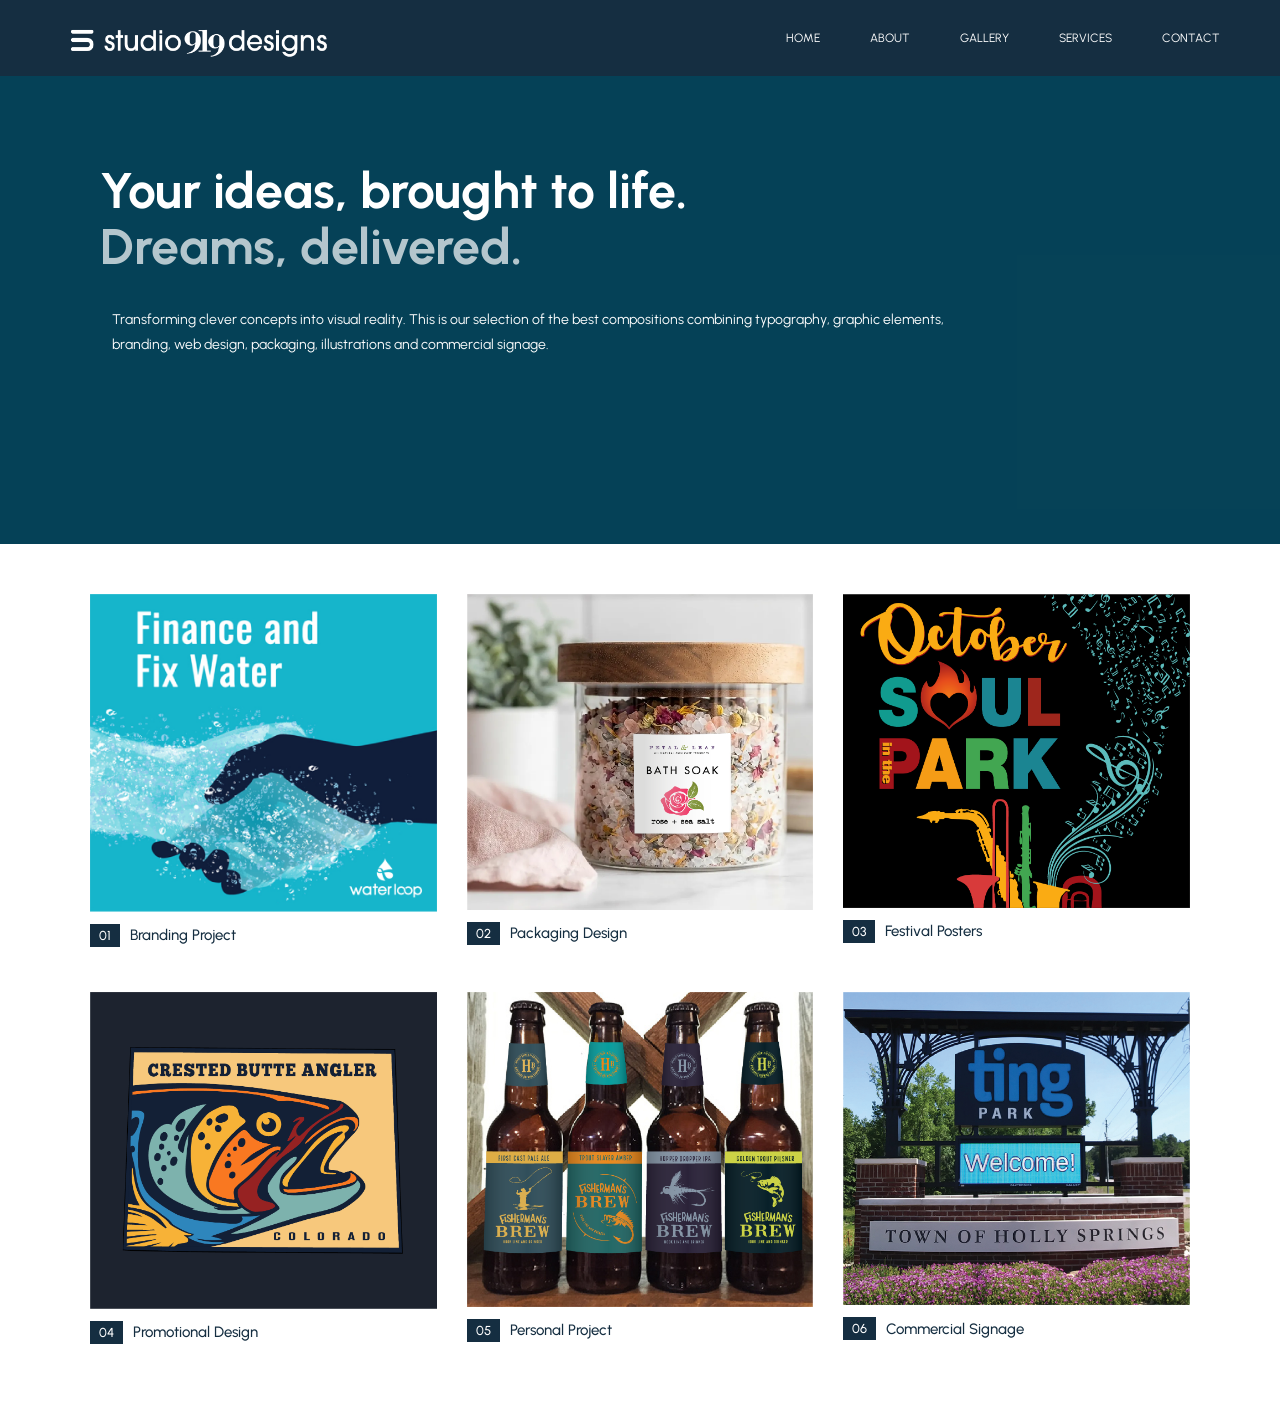
<file: index.html>
<!DOCTYPE html>
<html lang="en">
<head>
  <meta charset="UTF-8">
  <meta name="viewport" content="width=device-width, initial-scale=1.0">
 <title>Home</title>
 <link rel="stylesheet" href="./Assets/styles_main.css">

  <link rel="preconnect" href="https://fonts.googleapis.com">
  <link rel="preconnect" href="https://fonts.gstatic.com" crossorigin>
  <link href="https://fonts.googleapis.com/css2?family=Urbanist:ital,wght@0,100..900;1,100..900&display=swap" rel="stylesheet">

</head>
<body class="home-page">
  <header class="site-header">
    <a class="site-logo" href="./index.html" aria-label="Home">
      <img src="./Assets/s919d_logo.png?v=2" alt="Company Logo">
    </a>
    <nav class="site-nav" aria-label="Main navigation">
      <a href="./index.html">Home</a>
      <a href="./about.html">About</a>
      <a href="./gallery.html">Gallery</a>
      <a href="./services.html">Services</a>
      <a href="./contact.html">Contact</a>
    </nav>
  </header>

  <main id="home">
    <video class="home-video" autoplay muted loop playsinline aria-hidden="true">
      <source src="./Assets/vecteezy_smooth-teal-abstract-background-with-flowing-curves-and-soft_75763249.mp4" type="video/mp4">
    </video>
    <div>
      <h1>Your ideas, brought to life.</h1>
      <h2 class="dreams-delivered">Dreams, delivered.</h2>
      <p>Transforming clever concepts into visual reality. This is our selection of the best compositions combining typography, graphic elements, branding, web design, packaging, illustrations and commercial signage.</p>
    </div>
  </main>

<section class="gallery-grid-section" aria-label="Design portfolio">
  <div class="gallery-grid" id="gallery-grid">

<div class="gallery-card">
  <a href="#image-01">
    <img src="./Assets/Assets/Gallery Images/00-thumbnail-images/01-promo-thumb.png" alt="Branding project">
  </a>
  <div class="gallery-caption">
    <span class="gallery-number">01</span>
    <span>Branding Project</span>
  </div>
</div>

    <div class="gallery-card">
      <a href="#image-02">
        <img src="./Assets/Assets/Gallery Images/00-thumbnail-images/02-packaging-thumb.png" alt="Packaging design">
      </a>
      <div class="gallery-caption">
        <span class="gallery-number">02</span>
        <span>Packaging Design</span>
      </div>
    </div>

    <div class="gallery-card">
      <a href="#image-03">
        <img src="./Assets/Assets/Gallery Images/00-thumbnail-images/03-posters-thumb.png" alt="Festival posters">
      </a>
      <div class="gallery-caption">
        <span class="gallery-number">03</span>
        <span>Festival Posters</span>
      </div>
    </div>

    <div class="gallery-card">
      <a href="#image-04">
        <img src="./Assets/Assets/Gallery Images/00-thumbnail-images/04-promo-thumb.png" alt="Promotional design">
      </a>
      <div class="gallery-caption">
        <span class="gallery-number">04</span>
        <span>Promotional Design</span>
      </div>
    </div>

    <div class="gallery-card">
    <a href="#image-05">
     <img src="./Assets/Assets/Gallery Images/00-thumbnail-images/05-personal-thumb.png" alt="Personal project">
      </a>
      <div class="gallery-caption">
        <span class="gallery-number">05</span>
        <span>Personal Project</span>
      </div>
    </div>

    <div class="gallery-card">
      <a href="#image-06">
        <img src="./Assets/Assets/Gallery Images/00-thumbnail-images/06-signs-thumb.png" alt="Commercial signage">
      </a>
      <div class="gallery-caption">
        <span class="gallery-number">06</span>
        <span>Commercial Signage</span>
      </div>
    </div>

  </div>
</section>

<div id="image-01" class="lightbox">
  <a href="#gallery-grid" class="lightbox-close" aria-label="Close">&times;</a>
  <img src="./Assets/Assets/Gallery Images/enlarged-images/01-branding-big.png" alt="Branding Project">
</div>
  <div id="image-02" class="lightbox">
  <a href="#gallery-grid" class="lightbox-close" aria-label="Close">&times;</a>
  <img src="./Assets/Assets/Gallery Images/enlarged-images/02-packaging-big.png" alt="Packaging Design">
</div>

<div id="image-03" class="lightbox">
  <a href="#gallery-grid" class="lightbox-close" aria-label="Close">&times;</a>
  <img src="./Assets/Assets/Gallery Images/enlarged-images/03-posters-big.png" alt="Festival Posters">
</div>

<div id="image-04" class="lightbox">
  <a href="#gallery-grid" class="lightbox-close" aria-label="Close">&times;</a>
  <img src="./Assets/Assets/Gallery Images/enlarged-images/04-promo-big.png" alt="Promotional Design">
</div>

<div id="image-05" class="lightbox">
  <a href="#gallery-grid" class="lightbox-close" aria-label="Close">&times;</a>
  <img src="./Assets/Assets/Gallery Images/enlarged-images/05-personal-big.png" alt="Personal Project">
</div>

<div id="image-06" class="lightbox">
  <a href="#gallery-grid" class="lightbox-close" aria-label="Close">&times;</a>
  <img src="./Assets/Assets/Gallery Images/enlarged-images/06-signs-big.png" alt="Commercial Signage">
</div>

</body>
</html>
</file>
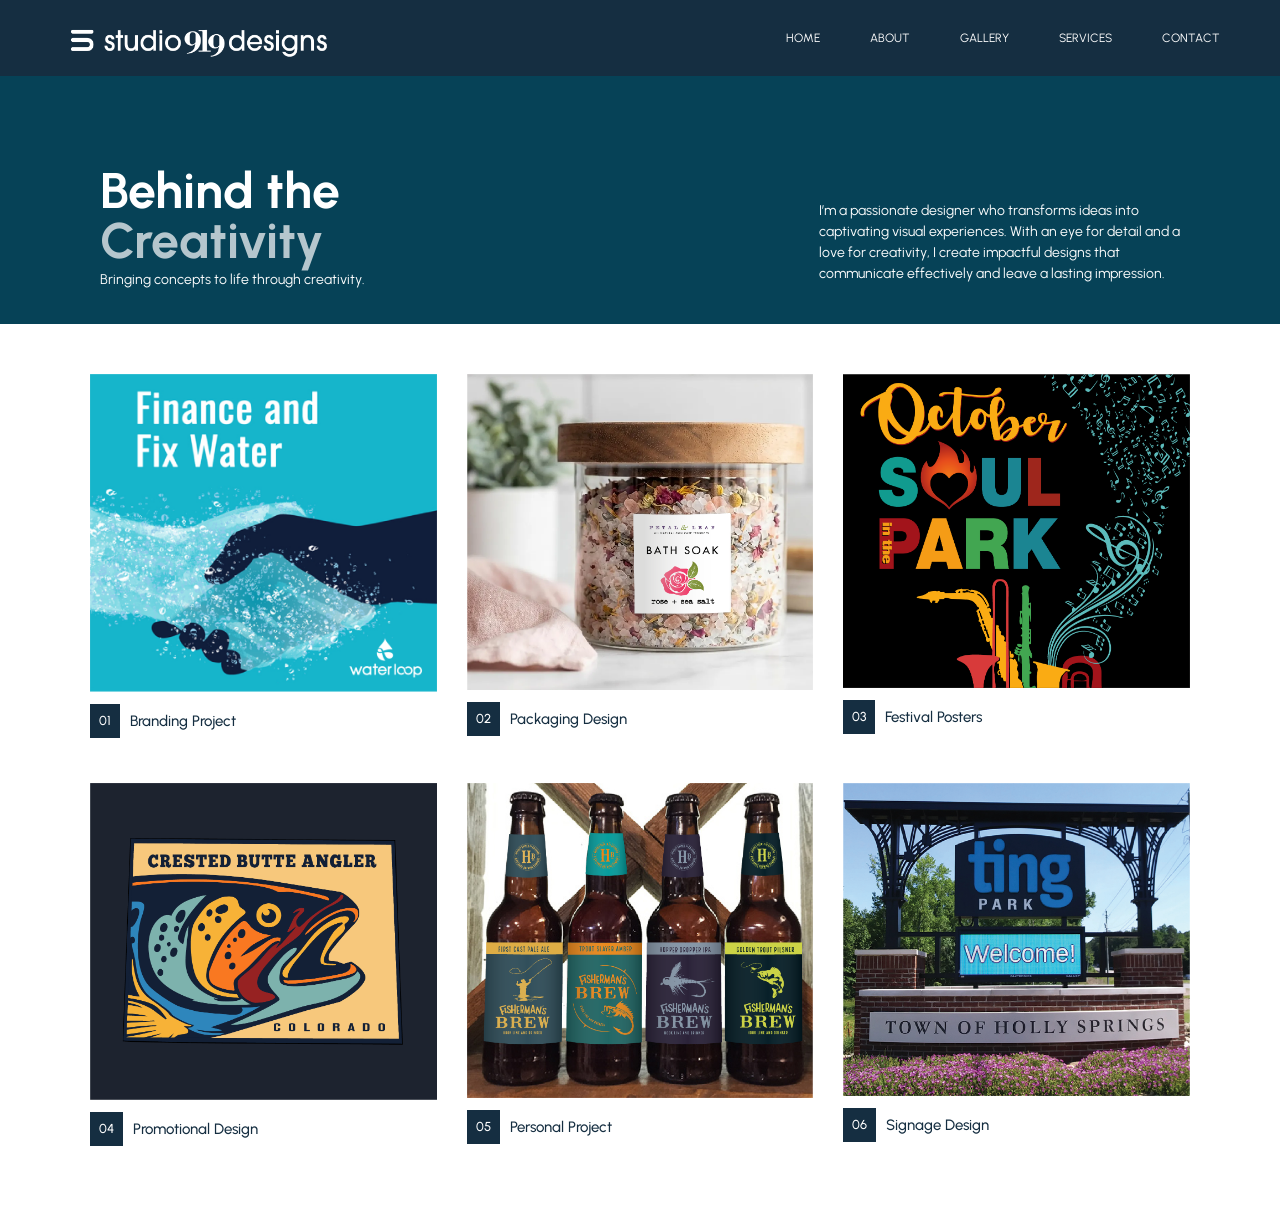
<file: about.html>
<!DOCTYPE html>
<html lang="en">
<head>
  <meta charset="UTF-8" />
  <meta name="viewport" content="width=device-width, initial-scale=1.0" />
  <title>About Us</title>
  <link rel="stylesheet" href="./Assets/styles_main.css">

  <link rel="preconnect" href="https://fonts.googleapis.com">
  <link rel="preconnect" href="https://fonts.gstatic.com" crossorigin>
  <link href="https://fonts.googleapis.com/css2?family=Urbanist:ital,wght@0,100..900;1,100..900&display=swap" rel="stylesheet">
</head>

<body class="about-page">

  <header class="site-header">
    <a class="site-logo" href="./index.html" aria-label="Home">
      <img src="./Assets/s919d_logo.png?v=2" alt="Company Logo">
    </a>

    <nav class="site-nav" aria-label="Main navigation">
      <a href="./index.html">Home</a>
      <a href="#about">About</a>
      <a href="./gallery.html">Gallery</a>
      <a href="./services.html">Services</a>
      <a href="./contact.html">Contact</a>
    </nav>
  </header>

  <main class="one-column-layout" id="about">

    <section class="home-column" aria-labelledby="home-title">

      <div class="about-content">

        <div class="about-heading">
          <h1 id="home-title">Behind the<br /><span class="designer-word">Creativity</span></h1>
          <h2>Bringing concepts to life through creativity.</h2>
        </div>

        <div class="about-side">
          <div class="about-text">
            <p class="about-copy">
              I’m a passionate designer who transforms ideas into captivating visual experiences. With an eye for detail and a love for creativity, I create impactful designs that communicate effectively and leave a lasting impression.
            </p>
          </div>
        </div>

      </div>

    </section>

    <section class="gallery-grid-section" aria-label="Design portfolio">
     <div class="gallery-grid" id="gallery-grid">

        <div class="gallery-card">
  <a href="#image-01">
    <img src="./Assets/Assets/Gallery Images/00-thumbnail-images/01-promo-thumb.png" alt="Branding project">
  </a>
  <div class="gallery-caption">
    <span class="gallery-number">01</span>
    <span>Branding Project</span>
  </div>
</div>
        <div class="gallery-card">
  <a href="#image-02">
    <img src="./Assets/Assets/Gallery Images/00-thumbnail-images/02-packaging-thumb.png" alt="Packaging design">
  </a>
  <div class="gallery-caption">
    <span class="gallery-number">02</span>
    <span>Packaging Design</span>
  </div>
</div>

       <div class="gallery-card">
  <a href="#image-03">
    <img src="./Assets/Assets/Gallery Images/00-thumbnail-images/03-posters-thumb.png" alt="Festival posters">
  </a>
  <div class="gallery-caption">
    <span class="gallery-number">03</span>
    <span>Festival Posters</span>
  </div>
</div>

        <div class="gallery-card">
  <a href="#image-04">
    <img src="./Assets/Assets/Gallery Images/00-thumbnail-images/04-promo-thumb.png" alt="Promotional design">
  </a>
  <div class="gallery-caption">
    <span class="gallery-number">04</span>
    <span>Promotional Design</span>
  </div>
</div>

        <div class="gallery-card">
  <a href="#image-05">
    <img src="./Assets/Assets/Gallery Images/00-thumbnail-images/05-personal-thumb.png" alt="Personal project">
  </a>
  <div class="gallery-caption">
    <span class="gallery-number">05</span>
    <span>Personal Project</span>
  </div>
</div>

        <div class="gallery-card">
  <a href="#image-06">
    <img src="./Assets/Assets/Gallery Images/00-thumbnail-images/06-signs-thumb.png" alt="Signage design">
  </a>
  <div class="gallery-caption">
    <span class="gallery-number">06</span>
    <span>Signage Design</span>
  </div>
</div>

      </div>
        </section>

    <!-- Image Lightboxes -->

    <div class="lightbox" id="image-01">
      <a href="#gallery-grid" class="lightbox-close">&times;</a>
      <img src="./Assets/Assets/Gallery Images/enlarged-images/01-branding-big.png" alt="Branding project">
    </div>

    <div class="lightbox" id="image-02">
      <a href="#gallery-grid" class="lightbox-close">&times;</a>
      <img src="./Assets/Assets/Gallery Images/enlarged-images/02-packaging-big.png" alt="Packaging design">
    </div>

    <div class="lightbox" id="image-03">
      <a href="#gallery-grid" class="lightbox-close">&times;</a>
      <img src="./Assets/Assets/Gallery Images/enlarged-images/03-posters-big.png" alt="Festival posters">
    </div>

    <div class="lightbox" id="image-04">
      <a href="#gallery-grid" class="lightbox-close">&times;</a>
      <img src="./Assets/Assets/Gallery Images/enlarged-images/04-promo-big.png" alt="Promotional design">
    </div>

    <div class="lightbox" id="image-05">
      <a href="#gallery-grid" class="lightbox-close">&times;</a>
      <img src="./Assets/Assets/Gallery Images/enlarged-images/05-personal-big.png" alt="Personal project">
    </div>

    <div class="lightbox" id="image-06">
      <a href="#gallery-grid" class="lightbox-close">&times;</a>
      <img src="./Assets/Assets/Gallery Images/enlarged-images/06-signs-big.png" alt="Signage design">
    </div>

  </main>

</body>
</html>
</file>
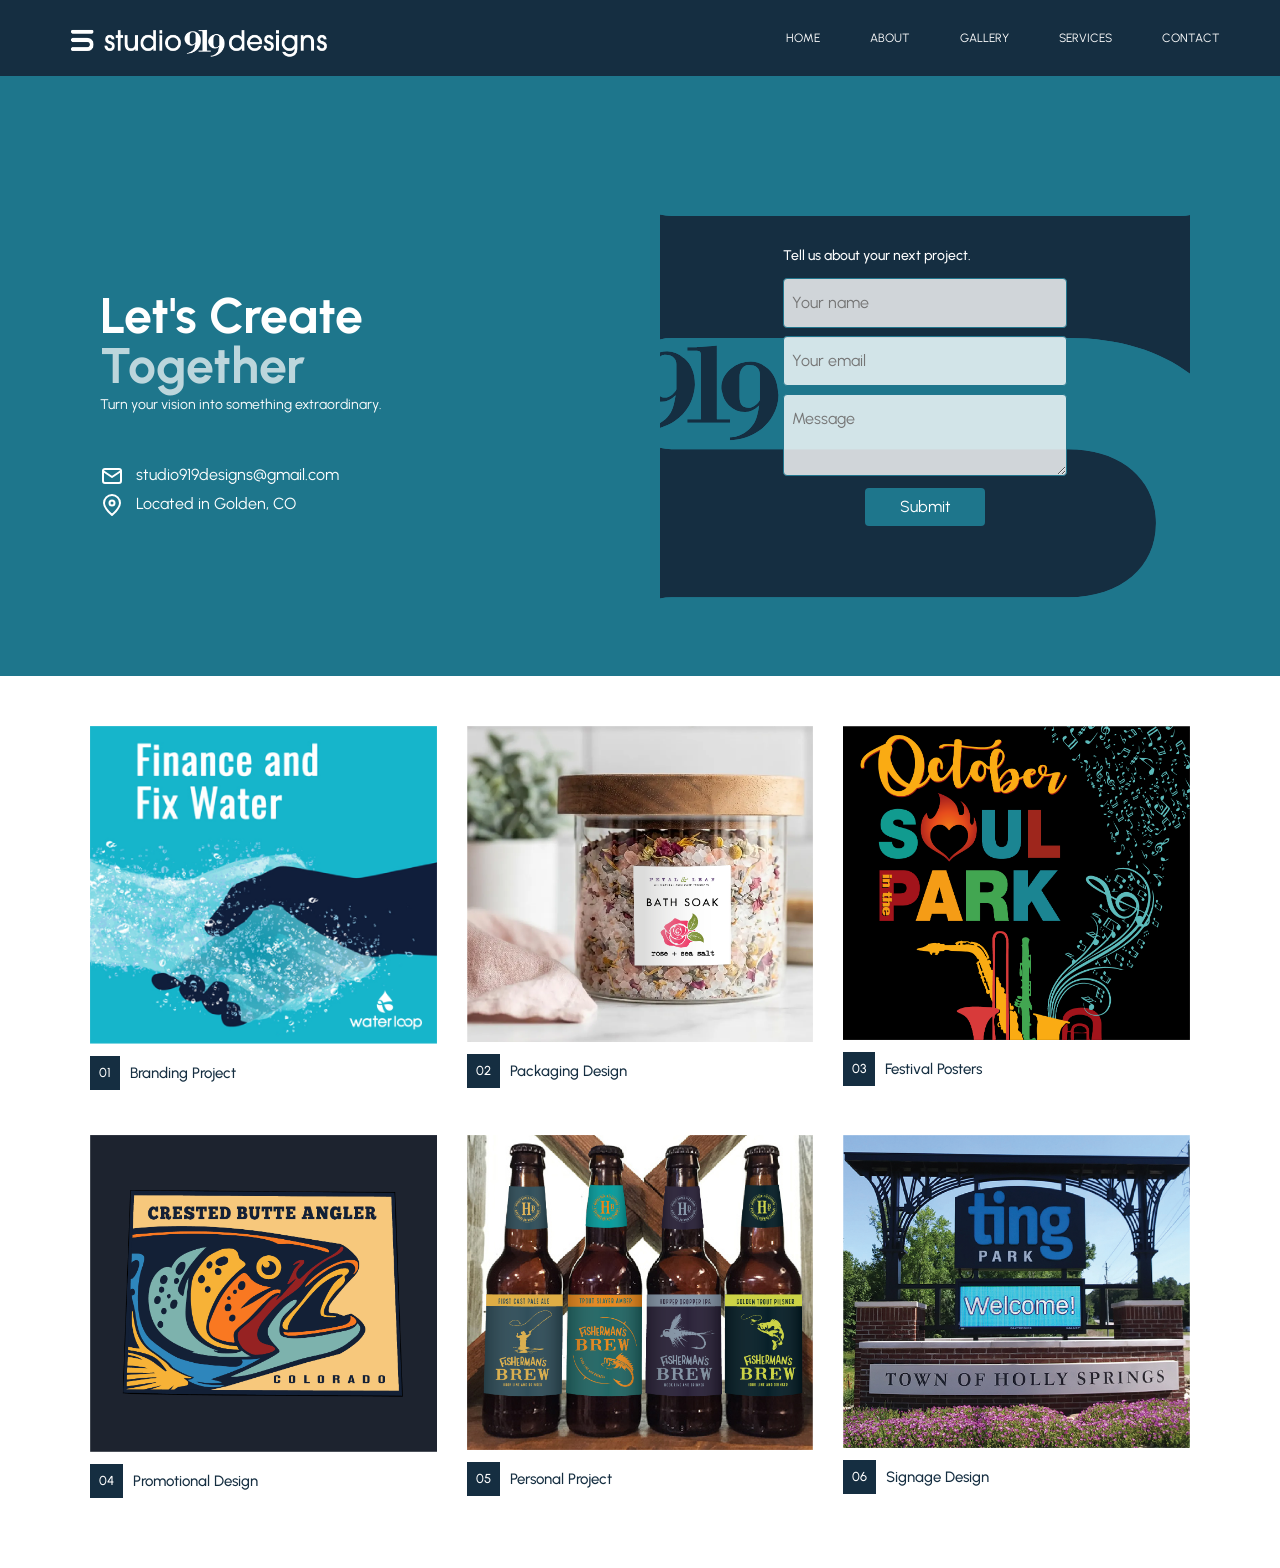
<file: contact.html>
<!DOCTYPE html>
<html lang="en">
<head>
  <meta charset="UTF-8">
  <meta name="viewport" content="width=device-width, initial-scale=1.0">
  <title>Contact</title>
  <link rel="stylesheet" href="./Assets/styles_main.css">
  <link rel="preconnect" href="https://fonts.googleapis.com">
  <link rel="preconnect" href="https://fonts.gstatic.com" crossorigin>
  <link href="https://fonts.googleapis.com/css2?family=Urbanist:ital,wght@0,100..900;1,100..900&display=swap" rel="stylesheet">
</head>
<body class="contact-page">
  <header class="site-header">
    <a class="site-logo" href="./index.html" aria-label="Home">
      <img src="./Assets/s919d_logo.png?v=2" alt="Company Logo">
    </a>
    <nav class="site-nav" aria-label="Main navigation">
      <a href="./index.html">Home</a>
      <a href="./about.html">About</a>
      <a href="./gallery.html">Gallery</a>
      <a href="./services.html">Services</a>
      <a href="./contact.html">Contact</a>
    </nav>
  </header>
  <main class="contact-layout">
    <section class="home-column" aria-labelledby="contact-title">
      <h1 id="contact-title">Let's Create<br /><span class="contact-word">Together</span></h1>
      <h2>Turn your vision into something extraordinary.</h2>
      <div class="contact-details">
  <p>
    <span class="contact-icon">
  <svg xmlns="http://www.w3.org/2000/svg"
       width="24"
       height="24"
       viewBox="0 0 24 24"
       fill="none"
       stroke="white"
       stroke-width="2"
       stroke-linecap="round"
       stroke-linejoin="round">
    <rect x="3" y="5" width="18" height="14" rx="2"/>
    <path d="m3 7 9 6 9-6"/>
  </svg>
</span>
    <a href="mailto:studio919designs@gmail.com">studio919designs@gmail.com</a>
  </p>
  <p>
  <span class="contact-icon">
    <svg xmlns="http://www.w3.org/2000/svg"
         width="24"
         height="24"
         viewBox="0 0 24 24"
         fill="none"
         stroke="white"
         stroke-width="2"
         stroke-linecap="round"
         stroke-linejoin="round">
      <path d="M20 10c0 5-8 12-8 12S4 15 4 10a8 8 0 1 1 16 0Z"/>
      <circle cx="12" cy="10" r="2.5"/>
    </svg>
  </span>
  Located in Golden, CO
</p>
</div>
    </section>
    <div class="contact-visual">
      <img class="contact-graphic" src="./Assets/contact_bkgrnd.svg" alt="Abstract teal and navy contact graphic">
        <form class="contact-form" action="https://formspree.io/f/maeopqaq" method="POST">
        <h2>Tell us about your next project.</h2>
        <input type="text" id="name" name="name" placeholder="Your name" aria-label="Your name" required>
        <input type="email" id="email" name="email" placeholder="Your email" aria-label="Your email" required>
        <textarea id="message" name="message" placeholder="Message" aria-label="Your message" required></textarea>
        <button type="submit">Submit</button>
      </form>
    </div>
  </main>
  <section class="gallery-grid-section" aria-label="Design portfolio">
  <div class="gallery-grid" id="gallery-grid">

    <div class="gallery-card">
      <a href="#image-01">
        <img src="./Assets/Assets/Gallery Images/00-thumbnail-images/01-promo-thumb.png" alt="Branding project">
      </a>
      <div class="gallery-caption">
        <span class="gallery-number">01</span>
        <span>Branding Project</span>
      </div>
    </div>

    <div class="gallery-card">
      <a href="#image-02">
        <img src="./Assets/Assets/Gallery Images/00-thumbnail-images/02-packaging-thumb.png" alt="Packaging design">
      </a>
      <div class="gallery-caption">
        <span class="gallery-number">02</span>
        <span>Packaging Design</span>
      </div>
    </div>

    <div class="gallery-card">
      <a href="#image-03">
        <img src="./Assets/Assets/Gallery Images/00-thumbnail-images/03-posters-thumb.png" alt="Festival posters">
      </a>
      <div class="gallery-caption">
        <span class="gallery-number">03</span>
        <span>Festival Posters</span>
      </div>
    </div>

    <div class="gallery-card">
      <a href="#image-04">
        <img src="./Assets/Assets/Gallery Images/00-thumbnail-images/04-promo-thumb.png" alt="Promotional design">
      </a>
      <div class="gallery-caption">
        <span class="gallery-number">04</span>
        <span>Promotional Design</span>
      </div>
    </div>

    <div class="gallery-card">
      <a href="#image-05">
        <img src="./Assets/Assets/Gallery Images/00-thumbnail-images/05-personal-thumb.png" alt="Personal project">
      </a>
      <div class="gallery-caption">
        <span class="gallery-number">05</span>
        <span>Personal Project</span>
      </div>
    </div>

    <div class="gallery-card">
      <a href="#image-06">
        <img src="./Assets/Assets/Gallery Images/00-thumbnail-images/06-signs-thumb.png" alt="Signage design">
      </a>
      <div class="gallery-caption">
        <span class="gallery-number">06</span>
        <span>Signage Design</span>
      </div>
    </div>

  </div>
</section>
  <!-- Image Lightboxes -->

<div class="lightbox" id="image-01">
  <a href="#gallery-grid" class="lightbox-close">&times;</a>
  <img src="./Assets/Assets/Gallery Images/enlarged-images/01-branding-big.png" alt="Branding project">
</div>

<div class="lightbox" id="image-02">
  <a href="#gallery-grid" class="lightbox-close">&times;</a>
  <img src="./Assets/Assets/Gallery Images/enlarged-images/02-packaging-big.png" alt="Packaging design">
</div>

<div class="lightbox" id="image-03">
  <a href="#gallery-grid" class="lightbox-close">&times;</a>
  <img src="./Assets/Assets/Gallery Images/enlarged-images/03-posters-big.png" alt="Festival posters">
</div>

<div class="lightbox" id="image-04">
  <a href="#gallery-grid" class="lightbox-close">&times;</a>
  <img src="./Assets/Assets/Gallery Images/enlarged-images/04-promo-big.png" alt="Promotional design">
</div>

<div class="lightbox" id="image-05">
  <a href="#gallery-grid" class="lightbox-close">&times;</a>
  <img src="./Assets/Assets/Gallery Images/enlarged-images/05-personal-big.png" alt="Personal project">
</div>

<div class="lightbox" id="image-06">
  <a href="#gallery-grid" class="lightbox-close">&times;</a>
  <img src="./Assets/Assets/Gallery Images/enlarged-images/06-signs-big.png" alt="Signage design">
</div>
</body>
</html>
</file>
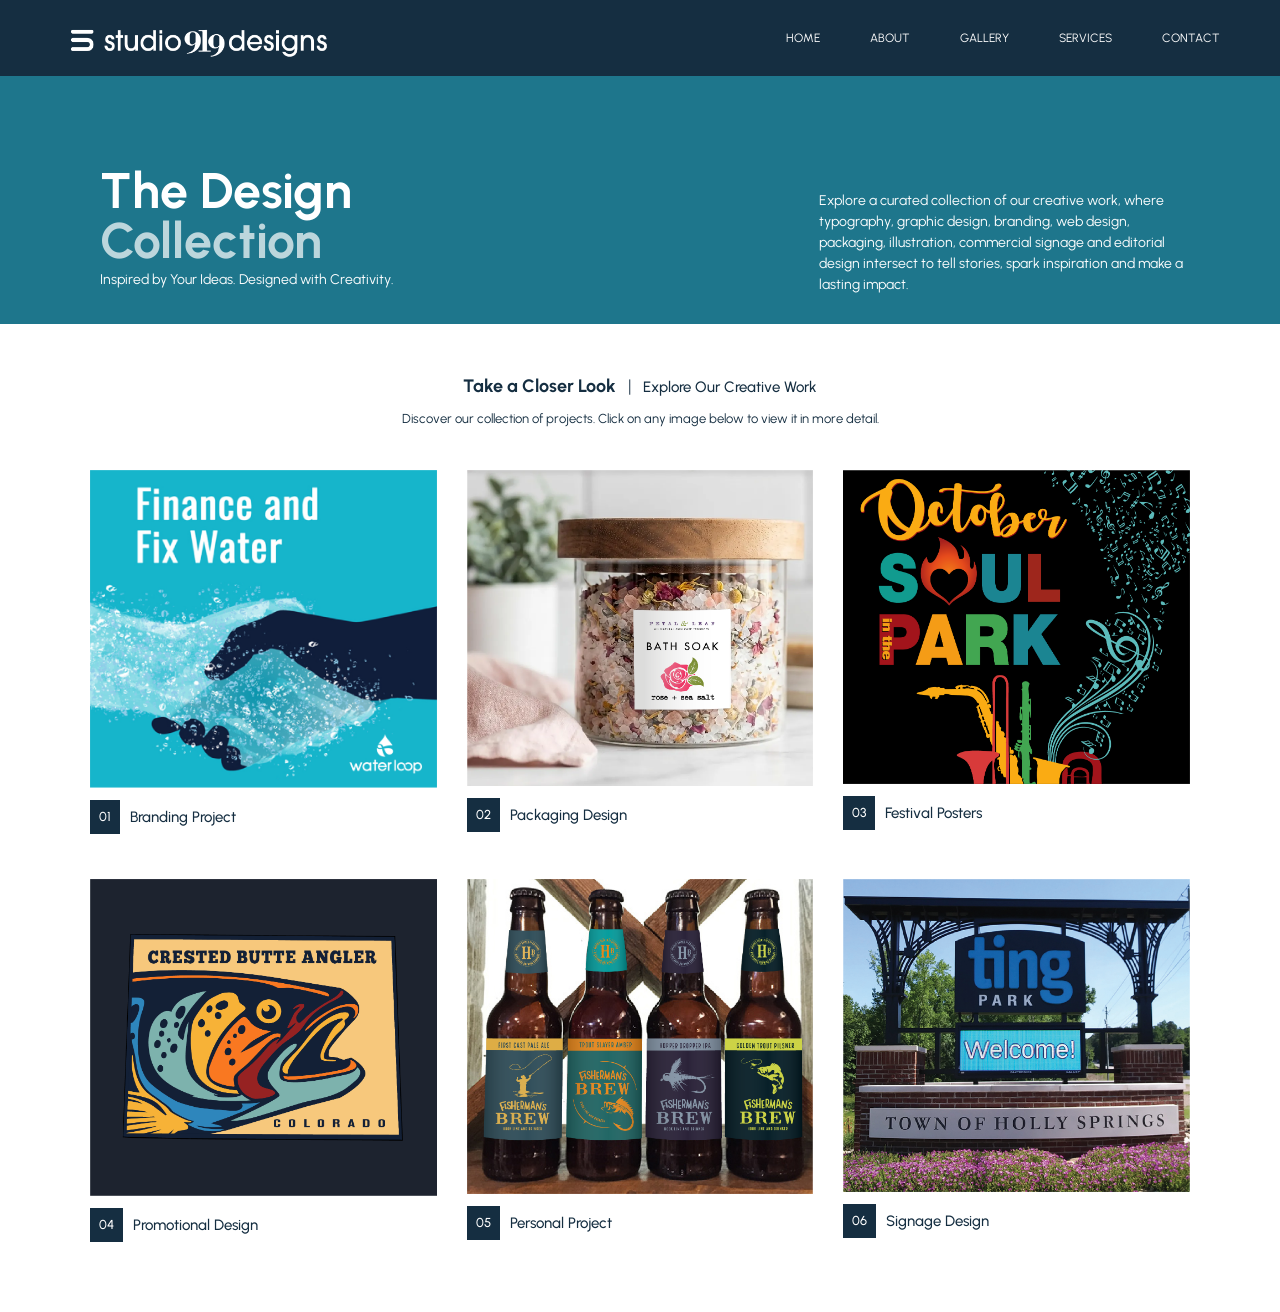
<file: gallery.html>
<!DOCTYPE html>
<html lang="en">
<head>
  <meta charset="UTF-8">
  <meta name="viewport" content="width=device-width, initial-scale=1.0">
  <title>Gallery</title>
  <link rel="stylesheet" href="./Assets/styles_main.css">
  
  <link rel="preconnect" href="https://fonts.googleapis.com">
  <link rel="preconnect" href="https://fonts.gstatic.com" crossorigin>
  <link href="https://fonts.googleapis.com/css2?family=Urbanist:ital,wght@0,100..900;1,100..900&display=swap" rel="stylesheet">
  
</head>
<body class="gallery-page">
  <header class="site-header">
    <a class="site-logo" href="./index.html" aria-label="Home">
      <img src="./Assets/s919d_logo.png?v=2" alt="Company Logo">
    </a>
    <nav class="site-nav" aria-label="Main navigation">
      <a href="./index.html">Home</a>
      <a href="./about.html">About</a>
      <a href="./gallery.html">Gallery</a>
      <a href="./services.html">Services</a>
      <a href="./contact.html">Contact</a>
    </nav>
  </header>

  <main class="gallery-layout">
    <section class="home-column" id="home" aria-labelledby="home-title">
      <h1 id="home-title">The Design<br /><span class="gallery-word">Collection</span></h1>
      <h2>Inspired by Your Ideas. Designed with Creativity.</h2>
    </section>
    <section class="gallery-column" id="gallery" aria-label="Gallery">
      <p class="gallery-copy">
        Explore a curated collection of our creative work, where typography, graphic design, 
        branding, web design, packaging, illustration, commercial signage and editorial design 
        intersect to tell stories, spark inspiration and make a lasting impact.
      </p>

    </section>
  </main>
  <section class="gallery-grid-section" aria-label="Design portfolio">

  <div class="gallery-intro">
  <h2>
    <span class="gallery-intro-main">Take a Closer Look</span>
    &nbsp; <span class="gallery-intro-divider">|</span> &nbsp;
    <span class="gallery-intro-sub">Explore Our Creative Work</span>
  </h2>
  <p>Discover our collection of projects. Click on any image below to view it in more detail.</p>
</div>

  <div class="gallery-grid" id="gallery-grid">

    <div class="gallery-card">
      <a href="#image-01">
        <img src="./Assets/Assets/Gallery Images/00-thumbnail-images/01-promo-thumb.png" alt="Branding project">
      </a>
      <div class="gallery-caption">
        <span class="gallery-number">01</span>
        <span>Branding Project</span>
      </div>
    </div>

    <div class="gallery-card">
      <a href="#image-02">
        <img src="./Assets/Assets/Gallery Images/00-thumbnail-images/02-packaging-thumb.png" alt="Packaging design">
      </a>
      <div class="gallery-caption">
        <span class="gallery-number">02</span>
        <span>Packaging Design</span>
      </div>
    </div>

    <div class="gallery-card">
      <a href="#image-03">
        <img src="./Assets/Assets/Gallery Images/00-thumbnail-images/03-posters-thumb.png" alt="Festival posters">
      </a>
      <div class="gallery-caption">
        <span class="gallery-number">03</span>
        <span>Festival Posters</span>
      </div>
    </div>

    <div class="gallery-card">
      <a href="#image-04">
        <img src="./Assets/Assets/Gallery Images/00-thumbnail-images/04-promo-thumb.png" alt="Promotional design">
      </a>
      <div class="gallery-caption">
        <span class="gallery-number">04</span>
        <span>Promotional Design</span>
      </div>
    </div>

    <div class="gallery-card">
      <a href="#image-05">
        <img src="./Assets/Assets/Gallery Images/00-thumbnail-images/05-personal-thumb.png" alt="Personal project">
      </a>
      <div class="gallery-caption">
        <span class="gallery-number">05</span>
        <span>Personal Project</span>
      </div>
    </div>

    <div class="gallery-card">
      <a href="#image-06">
        <img src="./Assets/Assets/Gallery Images/00-thumbnail-images/06-signs-thumb.png" alt="Signage design">
      </a>
      <div class="gallery-caption">
        <span class="gallery-number">06</span>
        <span>Signage Design</span>
      </div>
    </div>

  </div>
</section>
  <!-- Image Lightboxes -->

<div class="lightbox" id="image-01">
  <a href="#gallery-grid" class="lightbox-close">&times;</a>
  <img src="./Assets/Assets/Gallery Images/enlarged-images/01-branding-big.png" alt="Branding project">
</div>

<div class="lightbox" id="image-02">
  <a href="#gallery-grid" class="lightbox-close">&times;</a>
  <img src="./Assets/Assets/Gallery Images/enlarged-images/02-packaging-big.png" alt="Packaging design">
</div>

<div class="lightbox" id="image-03">
  <a href="#gallery-grid" class="lightbox-close">&times;</a>
  <img src="./Assets/Assets/Gallery Images/enlarged-images/03-posters-big.png" alt="Festival posters">
</div>

<div class="lightbox" id="image-04">
  <a href="#gallery-grid" class="lightbox-close">&times;</a>
  <img src="./Assets/Assets/Gallery Images/enlarged-images/04-promo-big.png" alt="Promotional design">
</div>

<div class="lightbox" id="image-05">
  <a href="#gallery-grid" class="lightbox-close">&times;</a>
  <img src="./Assets/Assets/Gallery Images/enlarged-images/05-personal-big.png" alt="Personal project">
</div>

<div class="lightbox" id="image-06">
  <a href="#gallery-grid" class="lightbox-close">&times;</a>
  <img src="./Assets/Assets/Gallery Images/enlarged-images/06-signs-big.png" alt="Signage design">
</div>
</body>
</html>
</file>
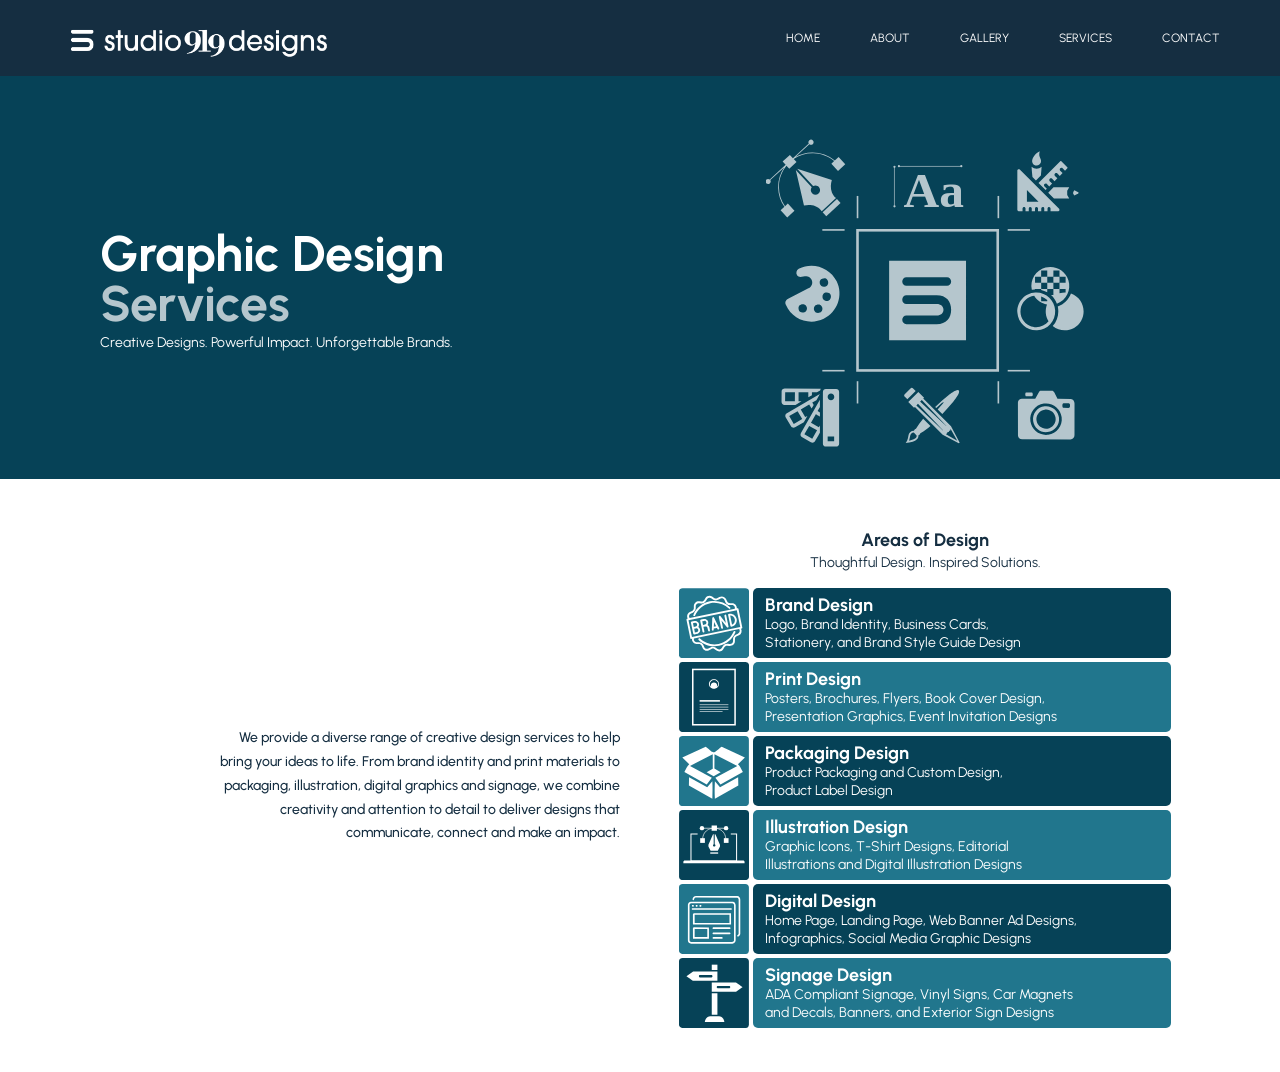
<file: services.html>
<!DOCTYPE html>
<html lang="en">
<head>
  <meta charset="UTF-8">
  <meta name="viewport" content="width=device-width, initial-scale=1.0">
  <title>Services</title>
  <link rel="stylesheet" href="./Assets/styles_main.css">
  <link rel="preconnect" href="https://fonts.googleapis.com">
  <link rel="preconnect" href="https://fonts.gstatic.com" crossorigin>
  <link href="https://fonts.googleapis.com/css2?family=Urbanist:ital,wght@0,100..900;1,100..900&display=swap" rel="stylesheet">
</head>
<body class="services-page">
  <header class="site-header">
    <a class="site-logo" href="./index.html" aria-label="Home">
      <img src="./Assets/s919d_logo.png?v=2" alt="Company Logo">
    </a>
    <nav class="site-nav" aria-label="Main navigation">
      <a href="./index.html">Home</a>
      <a href="./about.html">About</a>
      <a href="./gallery.html">Gallery</a>
      <a href="./services.html">Services</a>
      <a href="./contact.html">Contact</a>
    </nav>
  </header>
  <main class="services-layout">
    <section class="home-column" aria-labelledby="services-title">
      <h1 id="services-title">Graphic Design<br /><span class="services-word">Services</span></h1>
      <h2>Creative Designs. Powerful Impact. Unforgettable Brands.</h2>
    </section>
    <img class="services-graphic" src="./Assets/services_graphic_w.svg" alt="Graphic design services illustration">
  </main>
  <section class="services-bottom" aria-labelledby="areas-title">
    <div class="services-bottom-content">
      <p class="services-description">We provide a diverse range of creative design
        services to help bring your ideas to life. From
        brand identity and print materials to packaging,
        illustration, digital graphics and signage, we
        combine creativity and attention to detail to
        deliver designs that communicate, connect
        and make an impact.</p>
      <div class="services-table-content">
        <h2 id="areas-title">Areas of Design</h2>
        <p class="services-tagline">Thoughtful Design. Inspired Solutions.</p>
        <table class="areas-table">
          <tbody>
            <tr>
              <td class="icon-cell"><img src="./Assets/brand_icon.svg" alt="" width="64" height="64"></td>
              <td><span class="area-title">Brand Design</span><br><small>Logo, Brand Identity, Business Cards,<br>Stationery, and Brand Style Guide Design</small></td>
            </tr>
            <tr>
              <td class="icon-cell"><img src="./Assets/print_icon.svg" alt="" width="64" height="64"></td>
              <td><span class="area-title">Print Design</span><br><small>Posters, Brochures, Flyers, Book Cover Design,<br>Presentation Graphics, Event Invitation Designs</small></td>
            </tr>
            <tr>
              <td class="icon-cell"><img src="./Assets/packaging_icon.svg" alt="" width="64" height="64"></td>
              <td><span class="area-title">Packaging Design</span><br><small>Product Packaging and Custom Design,<br>Product Label Design</small></td>
            </tr>
            <tr>
              <td class="icon-cell"><img src="./Assets/illustration_icon.svg" alt="" width="64" height="64"></td>
              <td><span class="area-title">Illustration Design</span><br><small>Graphic Icons, T-Shirt Designs, Editorial<br>Illustrations and Digital Illustration Designs</small></td>
            </tr>
            <tr>
              <td class="icon-cell"><img src="./Assets/digital_icon.svg" alt="" width="64" height="64"></td>
              <td><span class="area-title">Digital Design</span><br><small>Home Page, Landing Page, Web Banner Ad Designs,<br>Infographics, Social Media Graphic Designs</small></td>
            </tr>
            <tr>
              <td class="icon-cell"><img src="./Assets/signage_icon.svg" alt="" width="64" height="64"></td>
              <td><span class="area-title">Signage Design</span><br><small>ADA Compliant Signage, Vinyl Signs, Car Magnets<br>and Decals, Banners, and Exterior Sign Designs</small></td>
            </tr>
          </tbody>
        </table>
      </div>
    </div>
  </section>
</body>
</html>
</file>
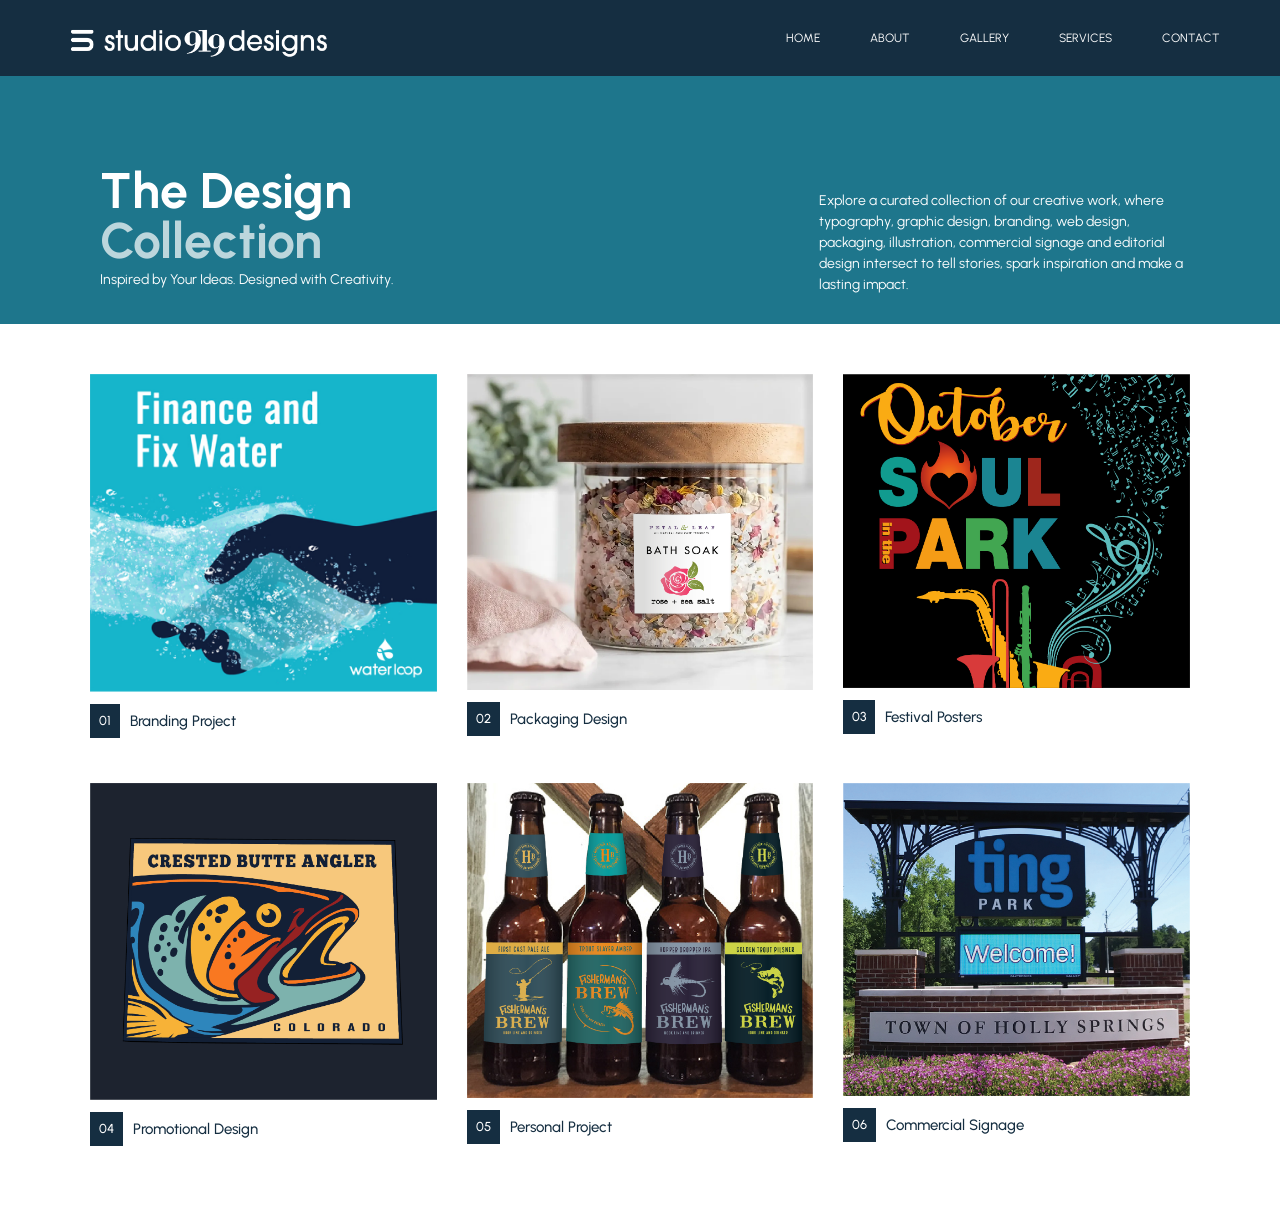
<file: Assets/gallery.html>
<!DOCTYPE html>
<html lang="en">
<head>
  <meta charset="UTF-8">
  <meta name="viewport" content="width=device-width, initial-scale=1.0">
  <title>Gallery</title>
  <link rel="stylesheet" href="./Assets/styles_main.css">
  
  <link rel="preconnect" href="https://fonts.googleapis.com">
  <link rel="preconnect" href="https://fonts.gstatic.com" crossorigin>
  <link href="https://fonts.googleapis.com/css2?family=Urbanist:ital,wght@0,100..900;1,100..900&display=swap" rel="stylesheet">
  
</head>
<body class="gallery-page">
  <header class="site-header">
    <a class="site-logo" href="./index.html" aria-label="Home">
      <img src="./Assets/s919d_logo.png?v=2" alt="Company Logo">
    </a>
    <nav class="site-nav" aria-label="Main navigation">
      <a href="./index.html">Home</a>
      <a href="./about.html">About</a>
      <a href="./gallery.html">Gallery</a>
      <a href="./services.html">Services</a>
      <a href="./contact.html">Contact</a>
    </nav>
  </header>

  <main class="gallery-layout">
    <section class="home-column" id="home" aria-labelledby="home-title">
      <h1 id="home-title">The Design<br /><span class="gallery-word">Collection</span></h1>
      <h2>Inspired by Your Ideas. Designed with Creativity.</h2>
    </section>
    <section class="gallery-column" id="gallery" aria-label="Gallery">
      <p class="gallery-copy">
        Explore a curated collection of our creative work, where typography, graphic design, 
        branding, web design, packaging, illustration, commercial signage and editorial design 
        intersect to tell stories, spark inspiration and make a lasting impact.
      </p>

    </section>
  </main>
 
<section class="gallery-grid-section" aria-label="Design portfolio">
  <div class="gallery-grid">

    <div class="gallery-card">
      <a href="./Assets/Gallery Images/enlarged-images/01-promo-big.png">
        <img src="./Assets/Gallery Images/00-thumbnail-images/01-promo-thumb.png" alt="Branding project">
      </a>
      <div class="gallery-caption">
        <span class="gallery-number">01</span>
        <span>Branding Project</span>
      </div>
    </div>

    <div class="gallery-card">
      <a href="./Assets/Gallery Images/enlarged-images/02-packaging-big.png">
        <img src="./Assets/Gallery Images/00-thumbnail-images/02-packaging-thumb.png" alt="Packaging design">
      </a>
      <div class="gallery-caption">
        <span class="gallery-number">02</span>
        <span>Packaging Design</span>
      </div>
    </div>

    <div class="gallery-card">
      <a href="./Assets/Gallery Images/enlarged-images/03-posters-big.png">
        <img src="./Assets/Gallery Images/00-thumbnail-images/03-posters-thumb.png" alt="Festival posters">
      </a>
      <div class="gallery-caption">
        <span class="gallery-number">03</span>
        <span>Festival Posters</span>
      </div>
    </div>

    <div class="gallery-card">
      <a href="./Assets/Gallery Images/enlarged-images/04-promo-big.png">
        <img src="./Assets/Gallery Images/00-thumbnail-images/04-promo-thumb.png" alt="Promotional design">
      </a>
      <div class="gallery-caption">
        <span class="gallery-number">04</span>
        <span>Promotional Design</span>
      </div>
    </div>

    <div class="gallery-card">
      <a href="./Assets/Gallery Images/enlarged-images/05-personal-big.png">
        <img src="./Assets/Gallery Images/00-thumbnail-images/05-personal-thumb.png" alt="Personal project">
      </a>
      <div class="gallery-caption">
        <span class="gallery-number">05</span>
        <span>Personal Project</span>
      </div>
    </div>

    <div class="gallery-card">
      <a href="./Assets/Gallery Images/enlarged-images/06-signs-big.png">
        <img src="./Assets/Gallery Images/00-thumbnail-images/06-signs-thumb.png" alt="Commercial signage">
      </a>
      <div class="gallery-caption">
        <span class="gallery-number">06</span>
        <span>Commercial Signage</span>
      </div>
    </div>

  </div>
</section>

</body>
</html>
</file>
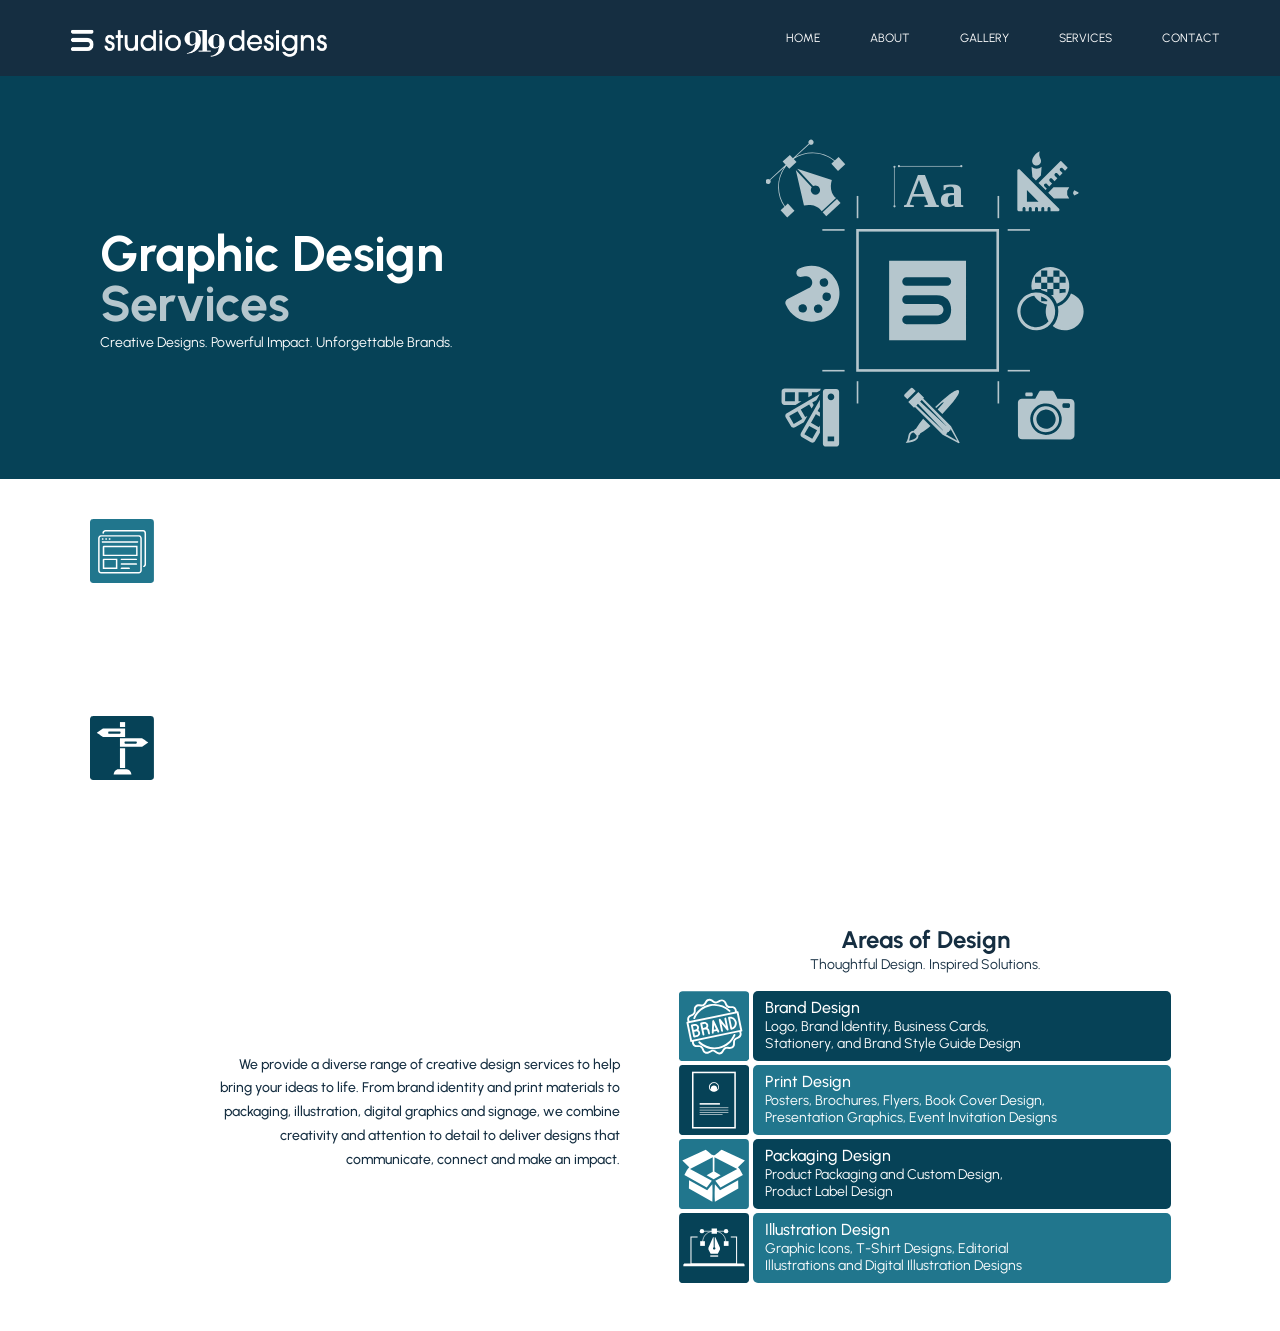
<file: Assets/services.html>
<!DOCTYPE html>
<html lang="en">
<head>
  <meta charset="UTF-8">
  <meta name="viewport" content="width=device-width, initial-scale=1.0">
  <title>Services</title>
  <link rel="stylesheet" href="./Assets/styles_main.css">
  <link rel="preconnect" href="https://fonts.googleapis.com">
  <link rel="preconnect" href="https://fonts.gstatic.com" crossorigin>
  <link href="https://fonts.googleapis.com/css2?family=Urbanist:ital,wght@0,100..900;1,100..900&display=swap" rel="stylesheet">
</head>
<body class="services-page">
  <header class="site-header">
    <a class="site-logo" href="./index.html" aria-label="Home">
      <img src="./Assets/s919d_logo.png?v=2" alt="Company Logo">
    </a>
    <nav class="site-nav" aria-label="Main navigation">
      <a href="./index.html">Home</a>
      <a href="./about.html">About</a>
      <a href="./gallery.html">Gallery</a>
      <a href="./services.html">Services</a>
      <a href="./contact.html">Contact</a>
    </nav>
  </header>
  <main class="services-layout">
    <section class="home-column" aria-labelledby="services-title">
      <h1 id="services-title">Graphic Design<br /><span class="services-word">Services</span></h1>
      <h2>Creative Designs. Powerful Impact. Unforgettable Brands.</h2>
    </section>
<img class="services-graphic" src="./Assets/Services/services_graphic_w.svg" alt="Graphic design services illustration">  </main>
  <section class="services-bottom" aria-labelledby="areas-title">
    <div class="services-bottom-content">
 
      <td class="icon-cell"><img src="./Assets/Services/digital_icon.svg" alt="" width="64" height="64"></td>
      <td><span class="area-title">Digital Design</span><br><small>Home Page, Landing Page, Web Banner Ad Designs,<br>Infographics, Social Media Graphic Designs</small></td>
    </tr>
    <tr>
      <td class="icon-cell"><img src="./Assets/Services/signage_icon.svg" alt="" width="64" height="64"></td>
      <td><span class="area-title">Signage Design</span><br><small>ADA Compliant Signage, Vinyl Signs, Car Magnets<br>and Decals, Banners, and Exterior Sign Designs</small></td>
    </tr>
  </tbody>     <p class="services-description">We provide a diverse range of creative design
        services to help bring your ideas to life. From
        brand identity and print materials to packaging,
        illustration, digital graphics and signage, we
        combine creativity and attention to detail to
        deliver designs that communicate, connect
        and make an impact.</p>
      <div class="services-table-content">
        <h2 id="areas-title">Areas of Design</h2>
        <p class="services-tagline">Thoughtful Design. Inspired Solutions.</p>
        
<table class="areas-table">
  <tbody>
    <tr>
      <td class="icon-cell"><img src="./Assets/Services/brand_icon.svg" alt="" width="64" height="64"></td>
      <td><span class="area-title">Brand Design</span><br><small>Logo, Brand Identity, Business Cards,<br>Stationery, and Brand Style Guide Design</small></td>
    </tr>
    <tr>
      <td class="icon-cell"><img src="./Assets/Services/print_icon.svg" alt="" width="64" height="64"></td>
      <td><span class="area-title">Print Design</span><br><small>Posters, Brochures, Flyers, Book Cover Design,<br>Presentation Graphics, Event Invitation Designs</small></td>
    </tr>
    <tr>
      <td class="icon-cell"><img src="./Assets/Services/packaging_icon.svg" alt="" width="64" height="64"></td>
      <td><span class="area-title">Packaging Design</span><br><small>Product Packaging and Custom Design,<br>Product Label Design</small></td>
    </tr>
    <tr>
      <td class="icon-cell"><img src="./Assets/Services/illustration_icon.svg" alt="" width="64" height="64"></td>
      <td><span class="area-title">Illustration Design</span><br><small>Graphic Icons, T-Shirt Designs, Editorial<br>Illustrations and Digital Illustration Designs</small></td>
    </tr>
    <tr>
</table>

      </div>
    </div>
  </section>
</body>
</html>
</file>
<file: Assets/styles_main.css>
@import url('https://fonts.googleapis.com/css2?family=Urbanist:wght@400;500;600;700&display=swap');

.home-page,
.about-page,
.gallery-page,
.services-page,
.contact-page,
.table-page {
  margin: 0;
  font-family: 'Urbanist', sans-serif;
}

h1,
h2,
h3 {
  font-family: 'Urbanist', sans-serif;
}

.home-page,
.about-page,
.gallery-page,
.services-page,
.contact-page {
  background-color: #064257;
}

.gallery-page {
  background-color: #1e768c;
}
.contact-details {
  margin-top: 40px;
}

.contact-details p {
  margin: 5px 0;
  line-height: 1.4;
  color: white;
}

.contact-details a {
  color: white;
  text-decoration: none;
}

.contact-details a:hover {
  color: #afedef;
}

.contact-icon {
  display: inline-flex;
  align-items: center;
  justify-content: center;
  margin-right: 8px;
  color: white;
  font-size: 24px;
  vertical-align: middle;
}
.contact-page {
  background-color: #1e768c;
}

.home-page p,
.about-page p,
.gallery-page p,
.services-page p,
.contact-page p {
  font-family: 'Urbanist', sans-serif;
  font-weight: 400;
}

.areas-table small {
  font-size: 14px;
  line-height: 12px;
}

.areas-table {
  border-spacing: 4px;
}

.areas-table td {
  padding: 4px 12px;
  color: white;
  line-height: 1.1;
  border-radius: 5px;
}

.areas-table .area-title {
  font-family: 'Urbanist', sans-serif;
  font-size: 18px;
  font-weight: 700;
}

.areas-table .icon-cell {
  width: 70px;
  padding: 0;
  box-sizing: border-box;
  text-align: center;
  vertical-align: middle;
  background-color: transparent !important;
}

.areas-table .icon-cell img {
  display: block;
  width: 100%;
  height: 100%;
  margin: auto;
  object-fit: contain;
}

.areas-table tbody tr:nth-child(odd) td:not(.icon-cell) {
  background-color: #064257;
}

.areas-table tbody tr:nth-child(even) td:not(.icon-cell) {
  background-color: #21768d;
}

.site-header {
  display: flex;
  width: 100%;
  min-height: 76px;
  padding: 0 60px;
  align-items: center;
  justify-content: space-between;
  text-align: right;
  background-color: #152e41;
  box-sizing: border-box;
}

.site-logo {
  display: block;
  flex-shrink: 0;
}

.site-logo img {
  display: block;
  width: 280px;
  height: auto;
}

.site-nav {
  display: flex;
  margin-left: 20px;
  justify-content: flex-end;
  gap: 50px;
  font-family: 'Urbanist', sans-serif;
  line-height: 1;
}

.site-nav a {
  color: white;
  font-size: 12px;
  font-weight: 400;
  text-transform: uppercase;
  text-decoration: none;
}

.site-nav a:hover {
  color: #afedef;
}

@media (max-width: 640px) {
  .site-header {
    width: 100%;
    min-height: 0;
    flex-direction: column;
    align-items: center;
    justify-content: center;
    gap: 8px;
    padding: 12px 16px;
  }

  .site-logo img {
    width: min(200px, 70vw);
  }

  .site-nav {
    width: 100%;
    margin: 0;
    padding: 8px 0;
    flex-wrap: wrap;
    justify-content: center;
    align-items: center;
    gap: 6px 18px;
    box-sizing: border-box;
  }

  .site-nav a {
    padding: 7px 3px;
    line-height: 1.3;
    font-size: 12px;
  }
}
.home-page {
  color: white;
}

.home-page main {
  position: relative;
  overflow: visible;
  display: flex;
  align-items: flex-start;
  justify-content: flex-start;
  min-height: 52vh;
  padding: 90px 100px 0;
  padding-left: 100px;
  box-sizing: border-box;
}

.home-page .home-video {
  position: absolute;
  top: 0;
  right: 0;
  bottom: 0;
  left: 0;
  z-index: -2;
  width: 100%;
  height: 100%;
  object-fit: cover;
}

.home-page main::before {
  content: "";
  position: absolute;
  top: 0;
  right: 0;
  bottom: 0;
  left: 0;
  z-index: -1;
  background: rgba(6, 66, 87, 0.45);
}

.home-page main > div {
  position: relative;
}

.home-page main h1,
.home-page main h2 {
  margin: 0;
  font-family: 'Urbanist', sans-serif;
  font-weight: bold;
  text-align: left;
}

.home-page main h1 {
  font-size: 50px;
  line-height: 1;
}

.home-page main h2 {
  font-size: 50px;
}

.home-page .dreams-delivered {
  opacity: .7;
}

.home-page main p {
  max-width: 900px;
  margin: 20px 0 0;
  padding: 10px 12px;
  font-size: 14px;
  line-height: 1.8;
  text-transform: none;
  box-sizing: border-box;
}

.about-page,
.gallery-page,
.services-page,
.contact-page {
  color: white;
  line-height: 2;
}

.about-page .one-column-layout {
  width: min(1100px, 90%);
  margin: 60px auto 0;
}

.about-page .home-column,
.gallery-page .home-column,
.services-page .home-column,
.contact-page .home-column {
  min-width: 0;
  padding: 30px 10px;
  box-sizing: border-box;
  display: flex;
  flex-direction: column;
}

.about-page .home-column {
  padding: 0;
}

.about-page .about-content {
  display: grid;
  grid-template-columns: 1fr 1fr;
  align-items: center;
  gap: 40px;
}

.about-page .about-heading {
  align-self: center;
  padding: 30px 10px;
  box-sizing: border-box;
}

.about-page .about-side {
  width: 70%;
  justify-self: end;
  transform: translateY(24px);
}

.about-page h1,
.about-page h2,
.about-page h3,
.gallery-page h1,
.gallery-page h2,
.gallery-page h3,
.services-page h1,
.services-page h2,
.contact-page h1,
.contact-page h2 {
  display: block;
}

.about-page h1,
.gallery-page h1,
.services-page h1,
.contact-page h1 {
  max-width: none;
  margin: 0;
  font-size: 50px;
  line-height: 1;
  white-space: nowrap;
}

.about-page .designer-word,
.gallery-page .gallery-word,
.services-page .services-word,
.contact-page .contact-word {
  opacity: .7;
}

.about-page h2,
.gallery-page h2,
.services-page h2,
.contact-page h2 {
  margin: 0;
  font-size: 14px;
  font-weight: normal;
}

.about-page .about-copy,
.gallery-page .gallery-copy {
  margin: 0 0 24px;
  font-size: 14px;
  line-height: 1.5;
}

.gallery-page .gallery-layout {
  display: grid;
  grid-template-columns: 1fr 1fr;
  align-items: center;
  gap: 40px;
  width: min(1100px, 90%);
  margin: 60px auto 0;
}

.services-page .services-layout {
  display: grid;
  grid-template-columns: 1fr 1fr;
  align-items: center;
  gap: 40px;
  width: min(1100px, 90%);
  margin: 60px auto 0;
}

.services-page .services-graphic {
  display: block;
  width: min(60%, 1020px);
  height: auto;
  opacity: 0.7;
  justify-self: center;
}

.services-page .services-bottom {
  min-height: 60vh;
  margin-top: 30px;
  padding: 40px 0;
  background-color: white;
  box-sizing: border-box;
}

.services-page .services-bottom-content {
  display: grid;
  grid-template-columns: 1fr 1fr;
  align-items: center;
  gap: 40px;
  width: min(1100px, 90%);
  margin: 0 auto;
}


.services-page .services-description {
  grid-column: 1;
  width: min(410px, 100%);
  margin: 20px 0 0;
  justify-self: end;
  color: #152e41;
  font-size: 14px;
  font-weight: 500;
  line-height: 1.7;
  text-align: right;
}


.services-page .services-table-content {
  grid-column: 2;
  width: min(500px, 100%);
  justify-self: center;
}

.services-page .services-bottom h2 {
  width: 100%;
  margin: 0;
  padding: 10px 12px 0;
  box-sizing: border-box;
  color: #152e41;
  font-size: 18px;
  font-weight: 700;
  line-height: 1.3;
  text-align: center;
}

.services-page .services-tagline {
  margin: 0 0 12px;
  color: #152e41;
  font-size: 14px;
  line-height: 1.4;
  text-align: center;
}

.services-page .services-bottom .areas-table {
  width: 100%;
}

.contact-page .contact-layout {
  display: grid;
  grid-template-columns: 1fr 1fr;
  align-items: center;
  gap: 40px;
  width: min(1100px, 90%);
  margin: 60px auto 0;
  min-height: 60vh;
}

.contact-page .contact-graphic {
  display: block;
  width: 119%;
  max-width: 1150.09px;
  height: auto;
  justify-self: end;
  transform: translateY(-15px);
  margin-right: -60px;
}

.contact-page .contact-visual {
  position: relative;
  width: 100%;
}

.contact-page .contact-visual .contact-graphic {
  width: 100%;
  height: auto;
  margin: 0;
  transform: none;
}

.contact-page .contact-form {
  position: absolute;
  top: 45%;
  left: 50%;
  display: grid;
  gap: 8px;
  width: min(320px, calc(100% - 32px));
  padding: 18px;
  transform: translate(-50%, -50%);
  border-radius: 8px;
  background-color: transparent;
  color: #152e41;
  box-sizing: border-box;
}

.contact-page .contact-form h2 {
  color: white;
  font-weight: 500;
}

.contact-page .contact-form input,
.contact-page .contact-form textarea {
  width: 100%;
  min-height: 38px;
  padding: 8px;
  border: 1px solid #21768d;
  border-radius: 4px;
  background-color: rgba(255, 255, 255, 0.8);
  box-sizing: border-box;
  font: inherit;
}

.contact-page .contact-form button {
  width: 120px;
  min-height: 38px;
  margin-top: 4px;
  justify-self: center;
  border: 0;
  border-radius: 4px;
  background-color: #1e768c;
  color: white;
  font: inherit;
  cursor: pointer;
}

.gallery-page .gallery-column {
  width: 70%;
  justify-self: end;
  transform: translateY(24px);
}

.about-page .gallery-image-section,
.gallery-page .gallery-image-section,
.contact-page .gallery-image-section,
.home-page .gallery-image-section {
  margin-top: 30px;
  padding: 24px 0 60px;
  background-color: white;
}

.home-page .gallery-image-section {
  margin-top: 0;
}

.about-page .gallery-image,
.gallery-page .gallery-image,
.contact-page .gallery-image,
.home-page .gallery-image {
  display: block;
  width: min(1111.32px, 76.2048%);
  height: auto;
  margin: 0 auto;
}

.services-page,
.contact-page {
  min-height: 100vh;
}

@media (max-width: 640px) {
  .about-page h1,
  .gallery-page h1,
  .services-page h1,
  .contact-page h1 {
    white-space: normal;
  }

  .about-page .one-column-layout,
  .gallery-page .gallery-layout,
  .services-page .services-layout,
  .contact-page .contact-layout {
    margin: 30px auto;
  }

  .about-page .home-column,
  .gallery-page .home-column,
  .services-page .home-column,
  .contact-page .home-column {
    padding: 20px 0;
  }

  .about-page .about-heading {
    padding: 20px 0;
  }

  .about-page .about-content {
    grid-template-columns: 1fr;
    gap: 12px;
  }

  .about-page .about-side {
    width: 100%;
    justify-self: stretch;
    transform: none;
  }

  .gallery-page .gallery-layout {
    grid-template-columns: 1fr;
  }

  .services-page .services-layout {
    grid-template-columns: 1fr;
  }

  .services-page .services-bottom-content {
    grid-template-columns: 1fr;
  }

  .services-page .services-table-content {
    grid-column: 1;
    justify-self: center;
  }

  .services-page .services-description {
    grid-column: 1;
  }

  .services-page .services-description {
    justify-self: center;
    text-align: center;
  }

  .contact-page .contact-layout {
    grid-template-columns: 1fr;
  }

  .contact-page .contact-graphic {
    width: min(85%, 1150.09px);
    justify-self: center;
    margin-right: 0;
  }

  .contact-page .contact-visual {
    width: 100%;
  }

  .contact-page .contact-visual .contact-graphic {
    margin: 0 auto;
  }

  .gallery-page .gallery-column {
    width: 100%;
    justify-self: stretch;
    transform: none;
  }

  .gallery-page .home-column {
    padding-bottom: 0;
  }

  .about-page .gallery-image,
  .gallery-page .gallery-image,
  .contact-page .gallery-image,
  .home-page .gallery-image {
    width: 70%;
  }
}

@media (max-width: 600px) {
  .home-page main {
    padding-right: 24px;
    padding-left: 5%;
  }
}
/* GALLERY INTRODUCTION */

.gallery-intro {
  width: min(1100px, 90%);
  margin: 0 auto 40px;
  color: #152e41;
  text-align: center;
}

.gallery-intro h2 {
  margin: 0 0 10px;
  font-size: 18px;
  font-weight: 700;
  line-height: 1.4;
  white-space: nowrap;
}

.gallery-intro-sub {
  font-size: 15px;
  font-weight: 500;
}
.gallery-intro-divider {
  font-weight: 300;
}

.gallery-intro p {
  margin: 0;
  font-size: 13px;
  line-height: 1.6;
}
/* NEW GALLERY THUMBNAIL SECTION */

.gallery-grid-section {
  width: 100%;
  padding: 50px 0 70px;
  background-color: white;
  box-sizing: border-box;
}

.gallery-grid {
  display: grid;
  grid-template-columns: repeat(3, 1fr);
  gap: 45px 30px;
  width: min(1100px, 90%);
  margin: 0 auto;
}

.gallery-card {
  min-width: 0;
  text-align: left;
}

.gallery-grid .gallery-card img {
  display: block;
  width: 100%;
  max-width: 100%;
  height: auto;
  object-fit: contain;
}

.gallery-caption {
  display: flex;
  align-items: center;
  gap: 10px;
  margin-top: 12px;
  color: #152e41;
  font-size: 15px;
  font-weight: 500;
}

.gallery-number {
  display: inline-block;
  padding: 4px 9px;
  background-color: #152e41;
  color: white;
  font-size: 13px;
}

/* MOBILE GALLERY */

@media (max-width: 640px) {
  .gallery-grid {
    grid-template-columns: repeat(2, 1fr);
    gap: 30px 18px;
  }
}

@media (max-width: 420px) {
  .gallery-grid {
    grid-template-columns: 1fr;
  }
}
/* ENLARGED IMAGE LIGHTBOX */

.lightbox {
  display: none;
  position: fixed;
  inset: 0;
  z-index: 9999;
  align-items: center;
  justify-content: center;
  padding: 40px;
  box-sizing: border-box;
  background-color: rgba(0, 0, 0, 0.75);
}

.lightbox:target {
  display: flex;
}

.lightbox img {
  display: block;
  max-width: 95%;
  max-height: 90vh;
  width: auto;
  height: auto;
  padding: 25px;
  box-sizing: border-box;
  object-fit: contain;
  background-color: white;
}

.lightbox .lightbox-close {
  display: block;
  position: fixed;
  z-index: 10000;
  top: 20px;
  right: 30px;
  color: white;
  font-size: 42px;
  font-weight: 400;
  line-height: 1;
  text-decoration: none;
}

.lightbox-close:hover {
  color: #afedef;
}
@media (max-width: 640px) {
  .lightbox {
    padding: 15px;
  }

  .lightbox img {
    max-width: 100%;
    max-height: 85vh;
    padding: 12px;
  }
}
.about-page .gallery-grid-section {
  background-color: white;
}
.about-page .gallery-grid-section {
  width: 100vw;
  margin-left: calc(50% - 50vw);
  background-color: white;
}
</file>
<file: Assets/Assets/styles_main.css>
@import url('https://fonts.googleapis.com/css2?family=Urbanist:wght@400;500;600;700&display=swap');

.home-page,
.about-page,
.gallery-page,
.services-page,
.contact-page,
.table-page {
  margin: 0;
  font-family: 'Urbanist', sans-serif;
}

h1,
h2,
h3 {
  font-family: 'Urbanist', sans-serif;
}

.home-page,
.about-page,
.gallery-page,
.services-page,
.contact-page {
  background-color: #064257;
}

.gallery-page {
  background-color: #1e768c;
}

.contact-page {
  background-color: #1e768c;
}

.home-page p,
.about-page p,
.gallery-page p,
.services-page p,
.contact-page p {
  font-family: 'Urbanist', sans-serif;
  font-weight: 400;
}

.areas-table small {
  font-size: 14px;
  line-height: 12px;
}

.areas-table {
  border-spacing: 4px;
}

.areas-table td {
  padding: 4px 12px;
  color: white;
  line-height: 1.1;
  border-radius: 5px;
}

.areas-table .area-title {
  font-size: 16px;
  font-weight: 500;
}

.areas-table .icon-cell {
  width: 70px;
  padding: 0;
  box-sizing: border-box;
  text-align: center;
  vertical-align: middle;
  background-color: transparent !important;
}

.areas-table .icon-cell img {
  display: block;
  width: 100%;
  height: 100%;
  margin: auto;
  object-fit: contain;
}

.areas-table tbody tr:nth-child(odd) td:not(.icon-cell) {
  background-color: #064257;
}

.areas-table tbody tr:nth-child(even) td:not(.icon-cell) {
  background-color: #21768d;
}

.site-header {
  display: flex;
  width: 100%;
  min-height: 76px;
  padding: 0 60px;
  align-items: center;
  justify-content: space-between;
  text-align: right;
  background-color: #152e41;
  box-sizing: border-box;
}

.site-logo {
  display: block;
  flex-shrink: 0;
}

.site-logo img {
  display: block;
  width: 280px;
  height: auto;
}

.site-nav {
  display: flex;
  margin-left: 20px;
  justify-content: flex-end;
  gap: 50px;
  font-family: 'Urbanist', sans-serif;
  line-height: 1;
}

.site-nav a {
  color: white;
  font-size: 12px;
  font-weight: 400;
  text-transform: uppercase;
  text-decoration: none;
}

.site-nav a:hover {
  color: #afedef;
}

@media (max-width: 600px) {
  .site-nav {
    flex-wrap: wrap;
  }
}

.home-page {
  color: white;
}

.home-page main {
  position: relative;
  overflow: hidden;
  display: flex;
  align-items: flex-start;
  justify-content: flex-start;
  min-height: 52vh;
  padding: 90px 100px 0;
  padding-left: 100px;
  box-sizing: border-box;
}

.home-page .home-video {
  position: absolute;
  top: 0;
  right: 0;
  bottom: 0;
  left: 0;
  z-index: -2;
  width: 100%;
  height: 100%;
  object-fit: cover;
}

.home-page main::before {
  content: "";
  position: absolute;
  top: 0;
  right: 0;
  bottom: 0;
  left: 0;
  z-index: -1;
  background: rgba(6, 66, 87, 0.45);
}

.home-page main > div {
  position: relative;
}

.home-page main h1,
.home-page main h2 {
  margin: 0;
  font-family: 'Urbanist', sans-serif;
  font-weight: bold;
  text-align: left;
}

.home-page main h1 {
  font-size: 50px;
  line-height: 1;
}

.home-page main h2 {
  font-size: 50px;
}

.home-page .dreams-delivered {
  opacity: .7;
}

.home-page main p {
  max-width: 900px;
  margin: 12px 0 0;
  font-size: 14px;
  line-height: 1.8;
  text-transform: none;
}

.about-page,
.gallery-page,
.services-page,
.contact-page {
  color: white;
  line-height: 2;
}

.about-page .one-column-layout {
  width: min(1100px, 90%);
  margin: 60px auto 0;
}

.about-page .home-column,
.gallery-page .home-column,
.services-page .home-column,
.contact-page .home-column {
  min-width: 0;
  padding: 30px 10px;
  box-sizing: border-box;
  display: flex;
  flex-direction: column;
}

.about-page .home-column {
  padding: 0;
}

.about-page .about-content {
  display: grid;
  grid-template-columns: 1fr 1fr;
  align-items: center;
  gap: 40px;
}

.about-page .about-heading {
  align-self: center;
  padding: 30px 10px;
  box-sizing: border-box;
}

.about-page .about-side {
  width: 70%;
  justify-self: end;
  transform: translateY(24px);
}

.about-page h1,
.about-page h2,
.about-page h3,
.gallery-page h1,
.gallery-page h2,
.gallery-page h3,
.services-page h1,
.services-page h2,
.contact-page h1,
.contact-page h2 {
  display: block;
}

.about-page h1,
.gallery-page h1,
.services-page h1,
.contact-page h1 {
  max-width: none;
  margin: 0;
  font-size: 50px;
  line-height: 1;
  white-space: nowrap;
}

.about-page .designer-word,
.gallery-page .gallery-word,
.services-page .services-word,
.contact-page .contact-word {
  opacity: .7;
}

.about-page h2,
.gallery-page h2,
.services-page h2,
.contact-page h2 {
  margin: 0;
  font-size: 14px;
  font-weight: normal;
}

.about-page .about-copy,
.gallery-page .gallery-copy {
  margin: 0 0 24px;
  font-size: 14px;
  line-height: 1.5;
}

.gallery-page .gallery-layout {
  display: grid;
  grid-template-columns: 1fr 1fr;
  align-items: center;
  gap: 40px;
  width: min(1100px, 90%);
  margin: 60px auto 0;
}

.services-page .services-layout {
  display: grid;
  grid-template-columns: 1fr 1fr;
  align-items: center;
  gap: 40px;
  width: min(1100px, 90%);
  margin: 60px auto 0;
}

.services-page .services-graphic {
  display: block;
  width: min(60%, 1020px);
  height: auto;
  opacity: 0.7;
  justify-self: center;
}

.services-page .services-bottom {
  min-height: 60vh;
  margin-top: 30px;
  padding: 40px 0;
  background-color: white;
  box-sizing: border-box;
}

.services-page .services-bottom-content {
  display: grid;
  grid-template-columns: 1fr 1fr;
  align-items: center;
  gap: 40px;
  width: min(1100px, 90%);
  margin: 0 auto;
}


.services-page .services-description {
  grid-column: 1;
  width: min(410px, 100%);
  margin: 20px 0 0;
  justify-self: end;
  color: #152e41;
  font-size: 14px;
  font-weight: 500;
  line-height: 1.7;
  text-align: right;
}


.services-page .services-table-content {
  grid-column: 2;
  width: min(500px, 100%);
  justify-self: center;
}

.services-page .services-bottom h2 {
  width: 100%;
  margin: 0;
  padding: 10px 12px 0;
  box-sizing: border-box;
  color: #152e41;
  font-size: 24px;
  font-weight: 700;
  line-height: 1.3;
  text-align: center;
}

.services-page .services-tagline {
  margin: 0 0 12px;
  color: #152e41;
  font-size: 14px;
  line-height: 1.4;
  text-align: center;
}

.services-page .services-bottom .areas-table {
  width: 100%;
}

.contact-page .contact-layout {
  display: grid;
  grid-template-columns: 1fr 1fr;
  align-items: center;
  gap: 40px;
  width: min(1100px, 90%);
  margin: 60px auto 0;
  min-height: 60vh;
}

.contact-page .contact-graphic {
  display: block;
  width: 119%;
  max-width: 1150.09px;
  height: auto;
  justify-self: end;
  transform: translateY(-15px);
  margin-right: -60px;
}

.contact-page .contact-visual {
  position: relative;
  width: 100%;
}

.contact-page .contact-visual .contact-graphic {
  width: 100%;
  height: auto;
  margin: 0;
  transform: none;
}

.contact-page .contact-form {
  position: absolute;
  top: 45%;
  left: 50%;
  display: grid;
  gap: 8px;
  width: min(320px, calc(100% - 32px));
  padding: 18px;
  transform: translate(-50%, -50%);
  border-radius: 8px;
  background-color: transparent;
  color: #152e41;
  box-sizing: border-box;
}

.contact-page .contact-form h2 {
  color: white;
  font-weight: 500;
}

.contact-page .contact-form input,
.contact-page .contact-form textarea {
  width: 100%;
  min-height: 38px;
  padding: 8px;
  border: 1px solid #21768d;
  border-radius: 4px;
  background-color: rgba(255, 255, 255, 0.8);
  box-sizing: border-box;
  font: inherit;
}

.contact-page .contact-form button {
  width: 120px;
  min-height: 38px;
  margin-top: 4px;
  justify-self: center;
  border: 0;
  border-radius: 4px;
  background-color: #1e768c;
  color: white;
  font: inherit;
  cursor: pointer;
}

.gallery-page .gallery-column {
  width: 70%;
  justify-self: end;
  transform: translateY(24px);
}

.about-page .gallery-image-section,
.gallery-page .gallery-image-section,
.contact-page .gallery-image-section,
.home-page .gallery-image-section {
  margin-top: 30px;
  padding: 24px 0 60px;
  background-color: white;
}

.home-page .gallery-image-section {
  margin-top: 0;
}

.about-page .gallery-image,
.gallery-page .gallery-image,
.contact-page .gallery-image,
.home-page .gallery-image {
  display: block;
  width: min(1111.32px, 76.2048%);
  height: auto;
  margin: 0 auto;
}

.services-page,
.contact-page {
  min-height: 100vh;
}

@media (max-width: 640px) {
  .about-page h1,
  .gallery-page h1,
  .services-page h1,
  .contact-page h1 {
    white-space: normal;
  }

  .about-page .one-column-layout,
  .gallery-page .gallery-layout,
  .services-page .services-layout,
  .contact-page .contact-layout {
    margin: 30px auto;
  }

  .about-page .home-column,
  .gallery-page .home-column,
  .services-page .home-column,
  .contact-page .home-column {
    padding: 20px 0;
  }

  .about-page .about-heading {
    padding: 20px 0;
  }

  .about-page .about-content {
    grid-template-columns: 1fr;
    gap: 12px;
  }

  .about-page .about-side {
    width: 100%;
    justify-self: stretch;
    transform: none;
  }

  .gallery-page .gallery-layout {
    grid-template-columns: 1fr;
  }

  .services-page .services-layout {
    grid-template-columns: 1fr;
  }

  .services-page .services-bottom-content {
    grid-template-columns: 1fr;
  }

  .services-page .services-table-content {
    grid-column: 1;
    justify-self: center;
  }

  .services-page .services-description {
    grid-column: 1;
  }

  .services-page .services-description {
    justify-self: center;
    text-align: center;
  }

  .contact-page .contact-layout {
    grid-template-columns: 1fr;
  }

  .contact-page .contact-graphic {
    width: min(85%, 1150.09px);
    justify-self: center;
    margin-right: 0;
  }

  .contact-page .contact-visual {
    width: 100%;
  }

  .contact-page .contact-visual .contact-graphic {
    margin: 0 auto;
  }

  .gallery-page .gallery-column {
    width: 100%;
    justify-self: stretch;
    transform: none;
  }

  .gallery-page .home-column {
    padding-bottom: 0;
  }

  .about-page .gallery-image,
  .gallery-page .gallery-image,
  .contact-page .gallery-image,
  .home-page .gallery-image {
    width: 70%;
  }
}

@media (max-width: 600px) {
  .home-page main {
    padding-right: 24px;
    padding-left: 5%;
  }
}

/* =================================
   NEW GALLERY THUMBNAIL SECTION
================================= */

.gallery-grid-section {
  width: 100%;
  padding: 50px 0 70px;
  background-color: white;
  box-sizing: border-box;
}

.gallery-grid {
  display: grid;
  grid-template-columns: repeat(3, 1fr);
  gap: 45px 30px;
  width: min(1100px, 90%);
  margin: 0 auto;
}

.gallery-card {
  min-width: 0;
  text-align: left;
}

.gallery-card img {
  display: block;
  width: 100%;
  height: auto;
}

.gallery-caption {
  display: flex;
  align-items: center;
  gap: 10px;
  margin-top: 12px;
  color: #152e41;
  font-size: 15px;
  font-weight: 500;
}

.gallery-number {
  display: inline-block;
  padding: 4px 9px;
  background-color: #152e41;
  color: white;
  font-size: 13px;
}

/* MOBILE GALLERY */

@media (max-width: 640px) {
  .gallery-grid {
    grid-template-columns: repeat(2, 1fr);
    gap: 30px 18px;
  }
}

@media (max-width: 420px) {
  .gallery-grid {
    grid-template-columns: 1fr;
  }
}
</file>
